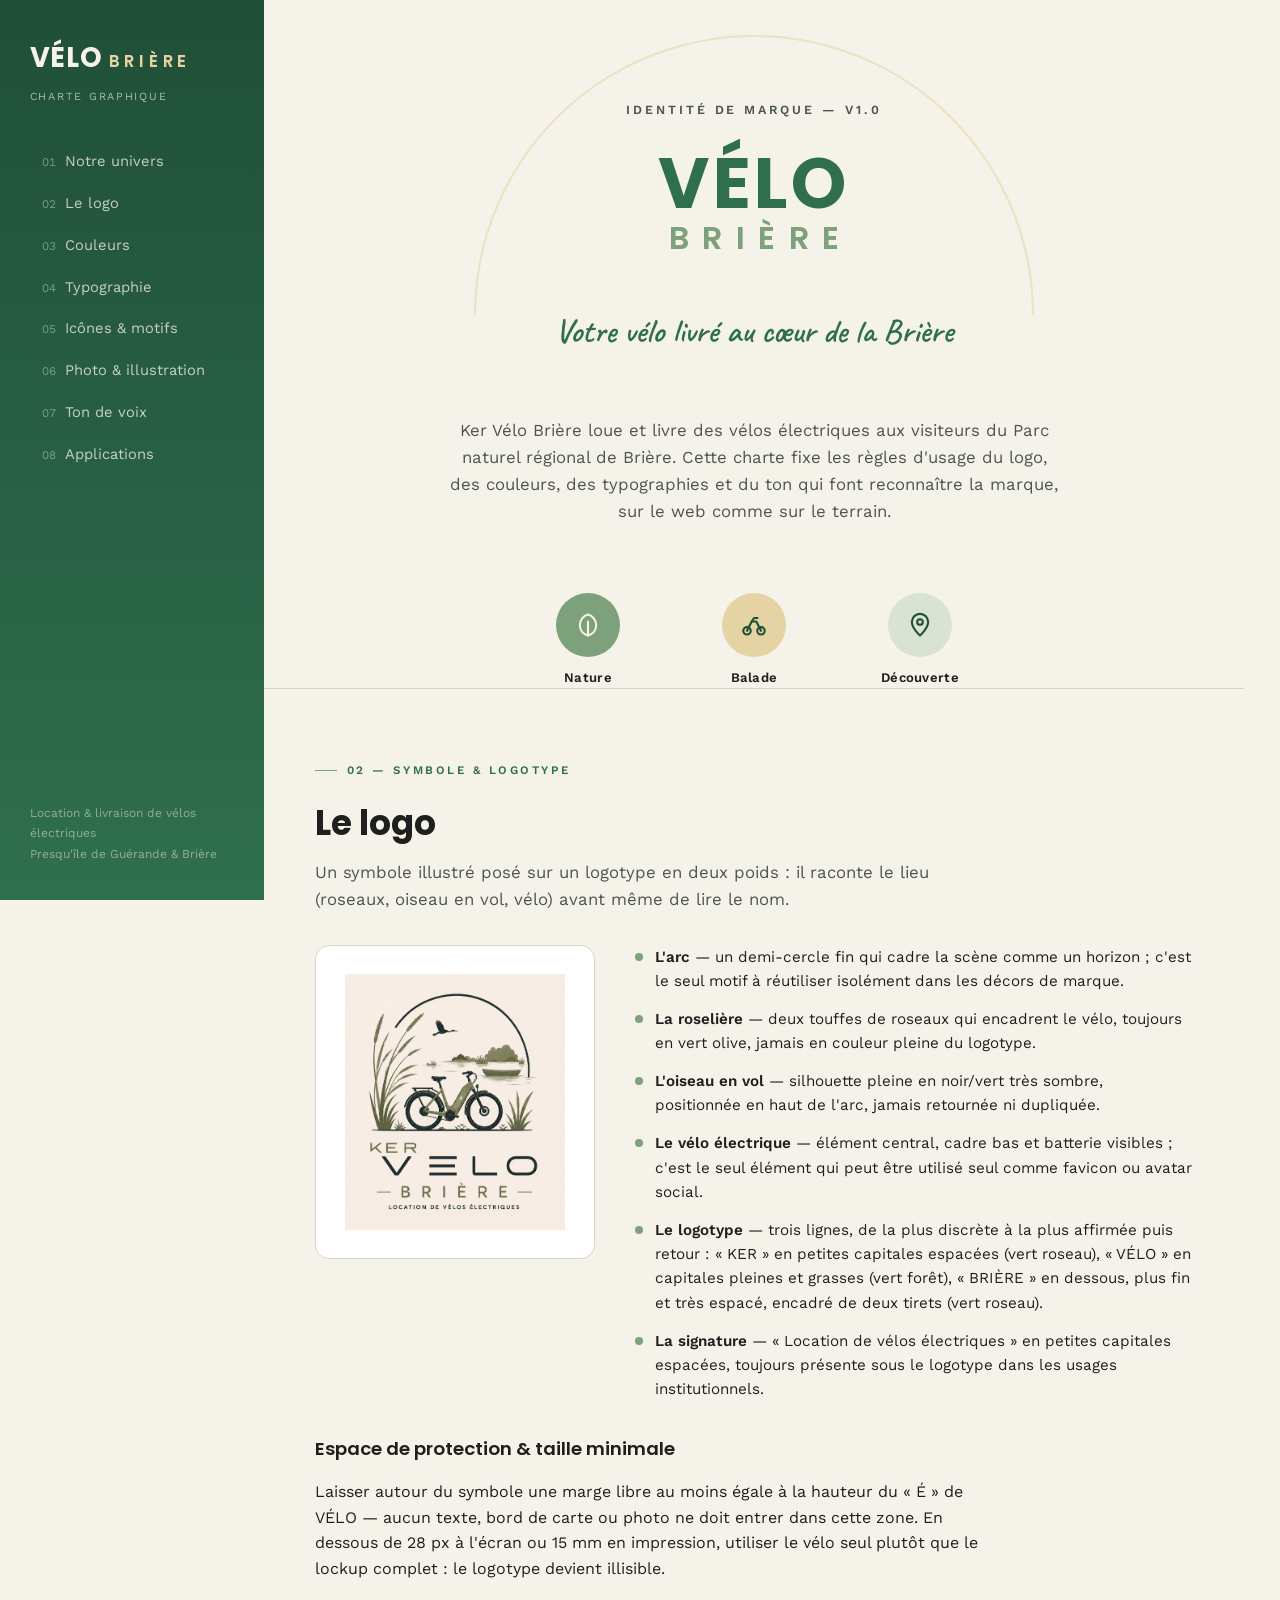
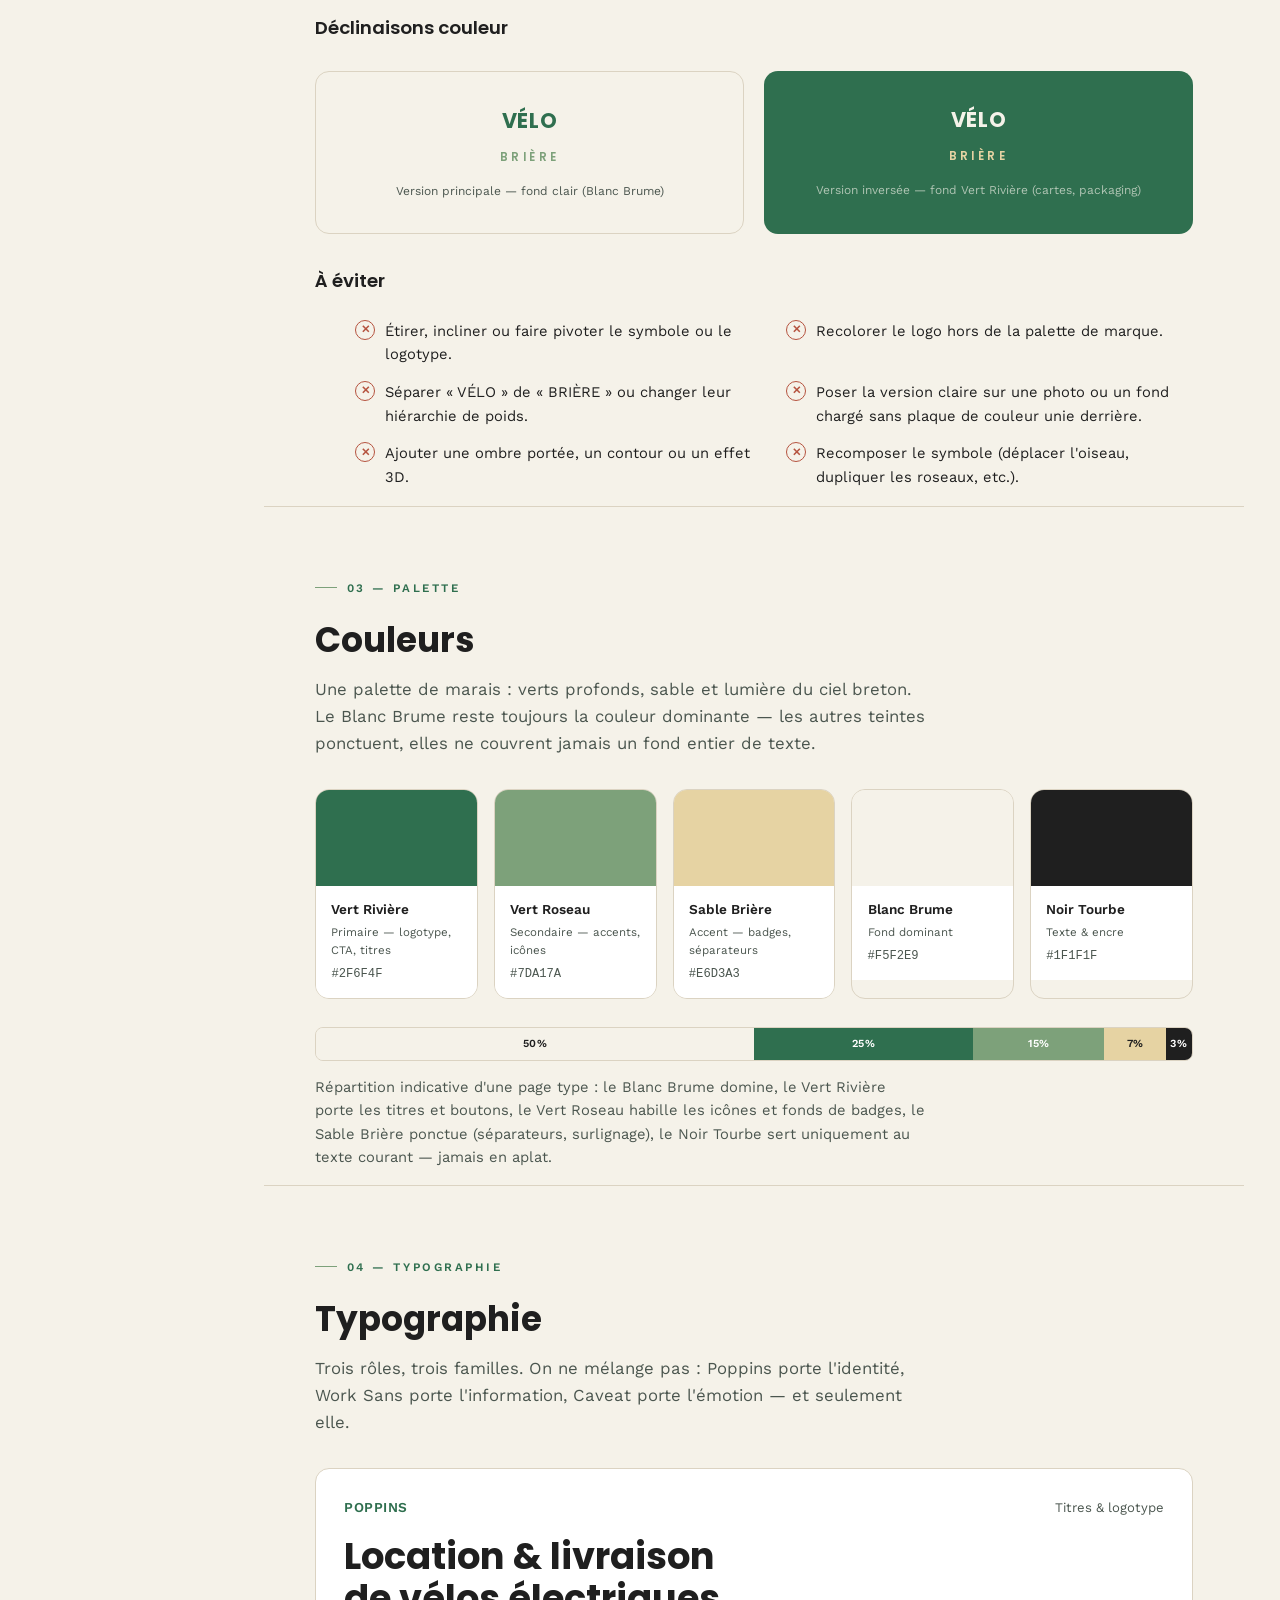
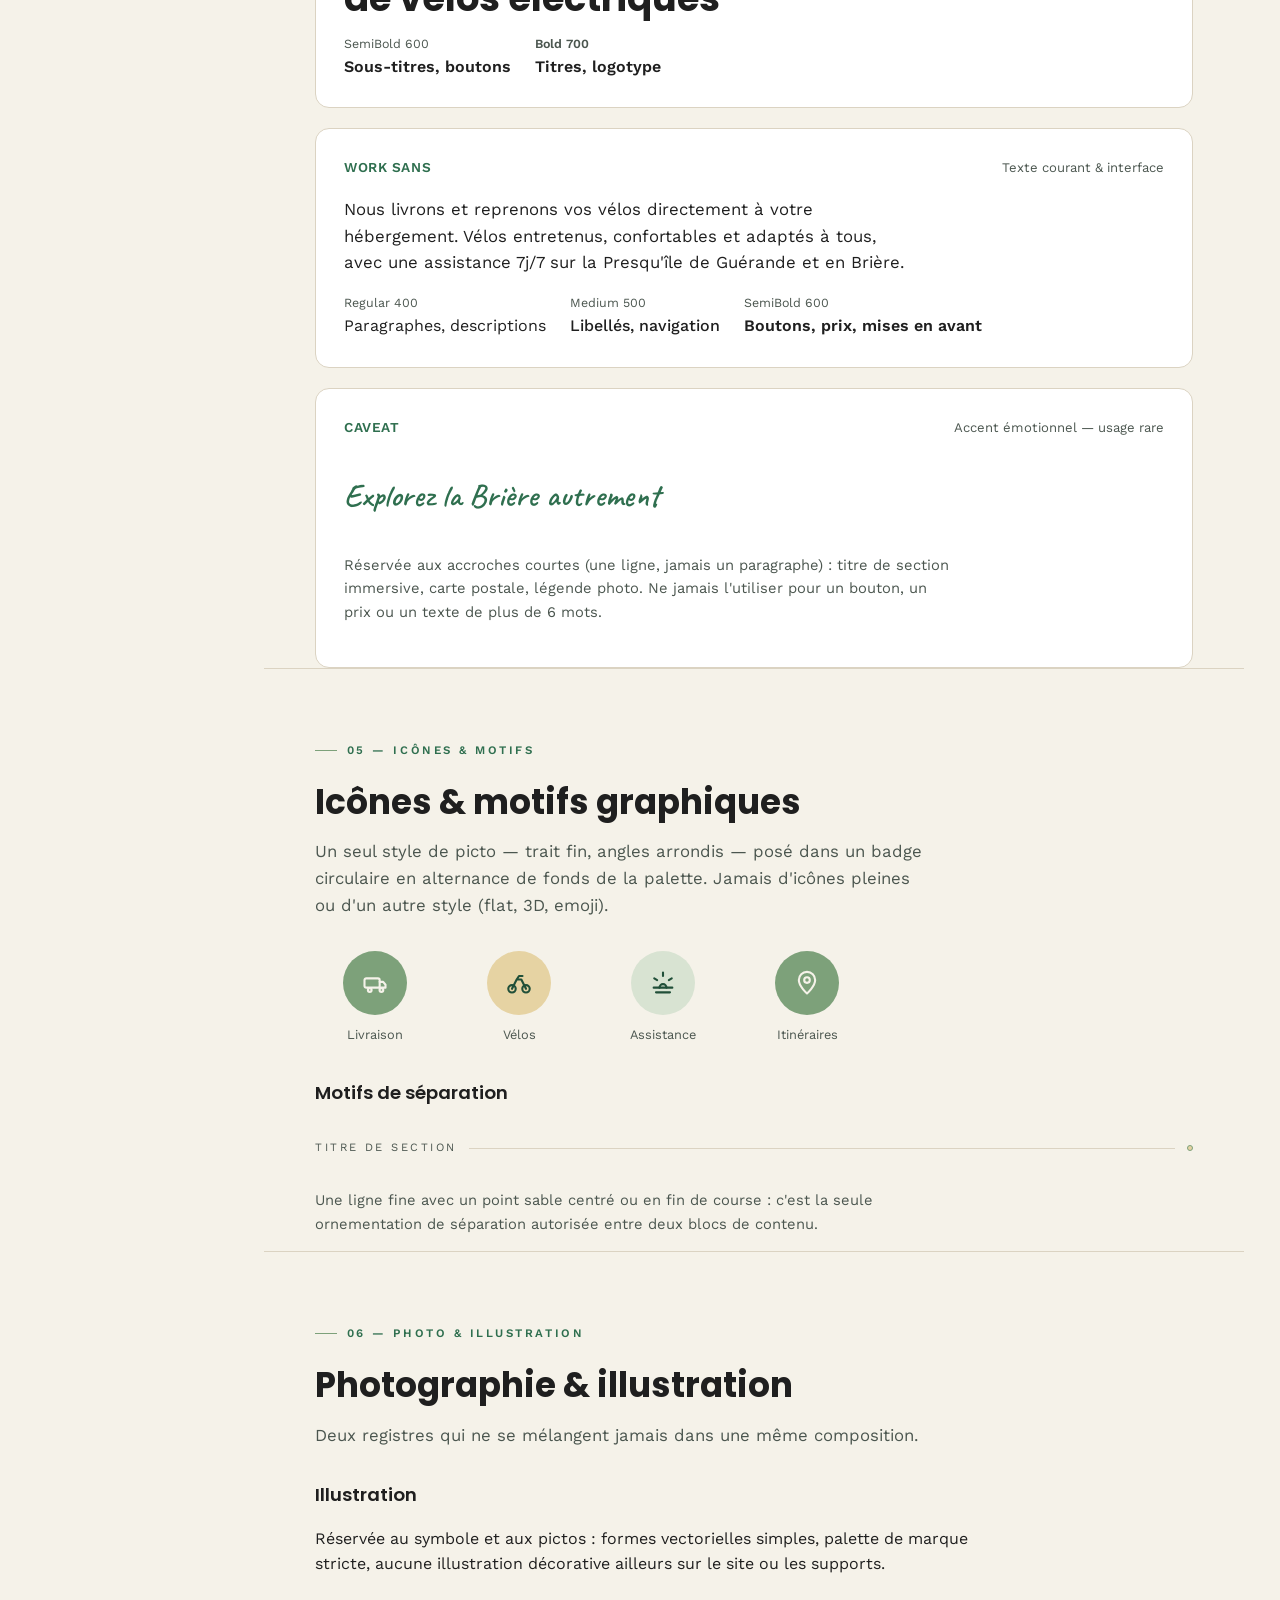
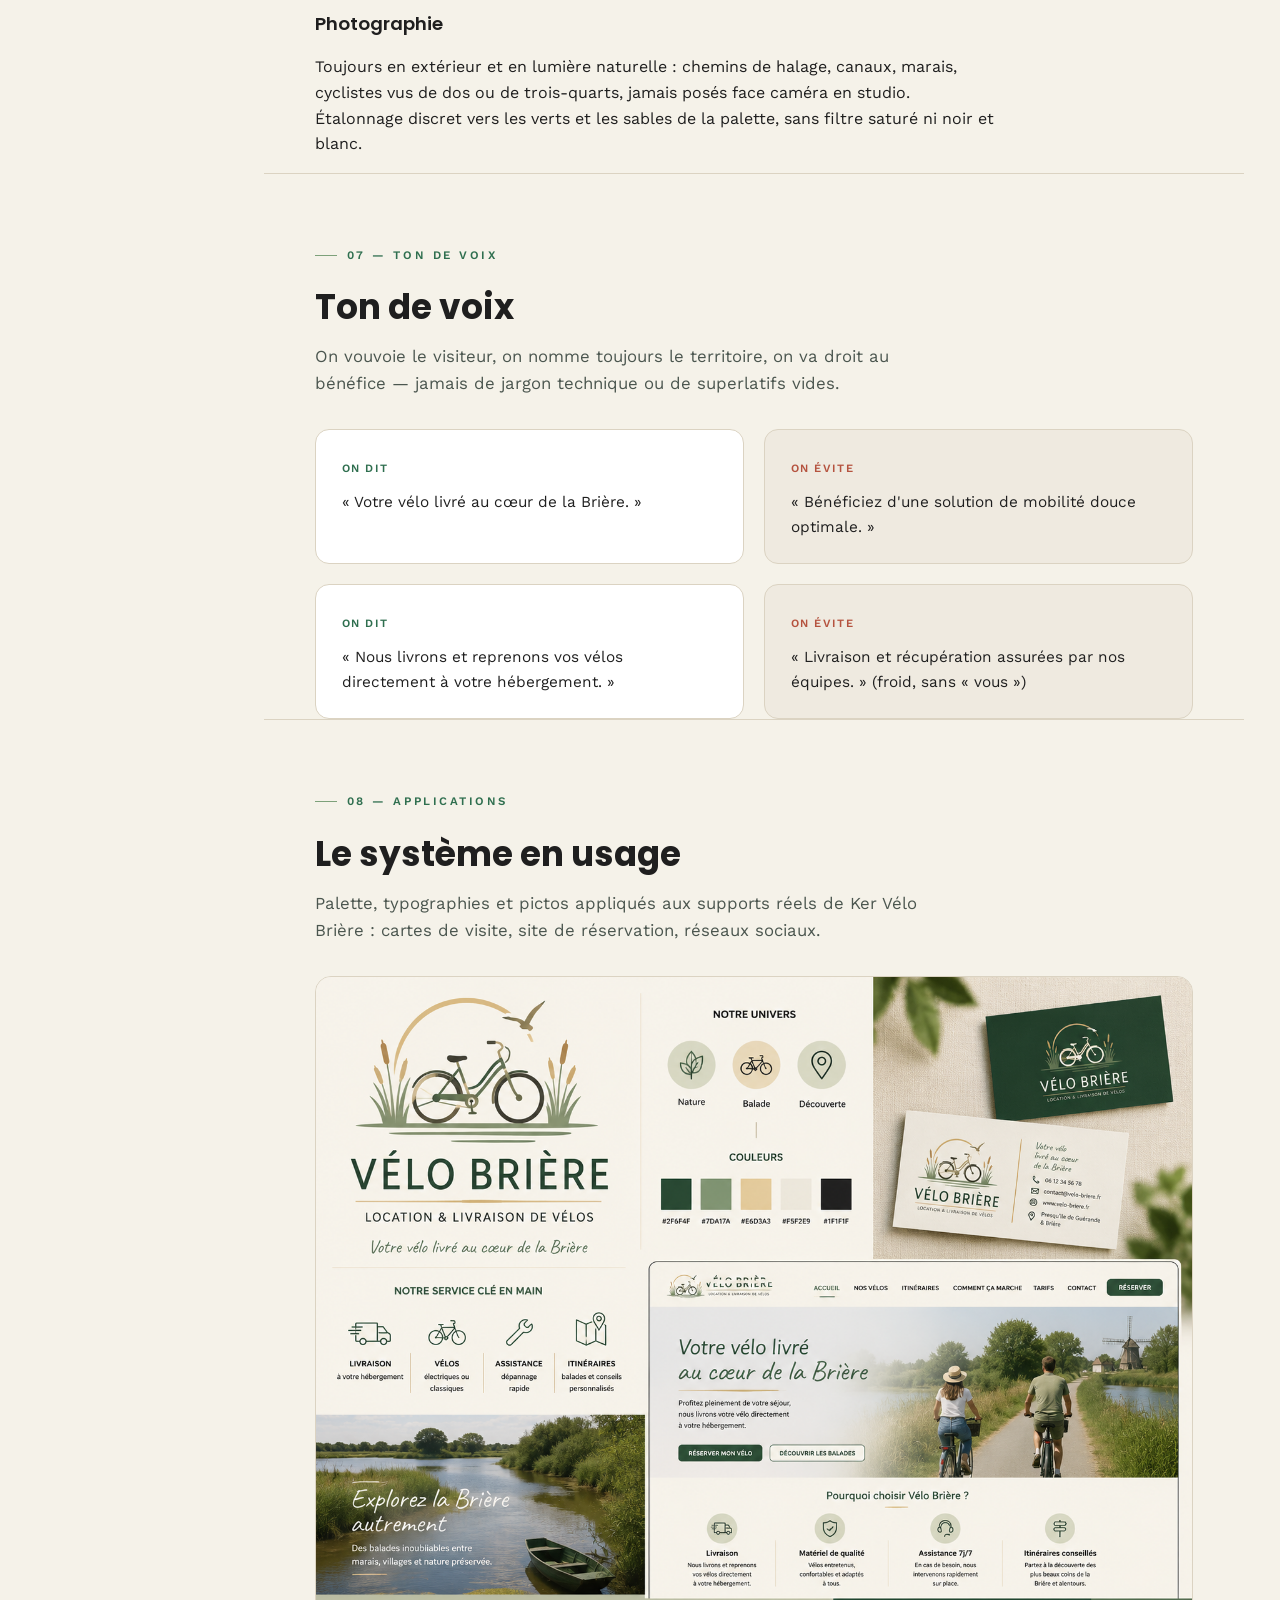
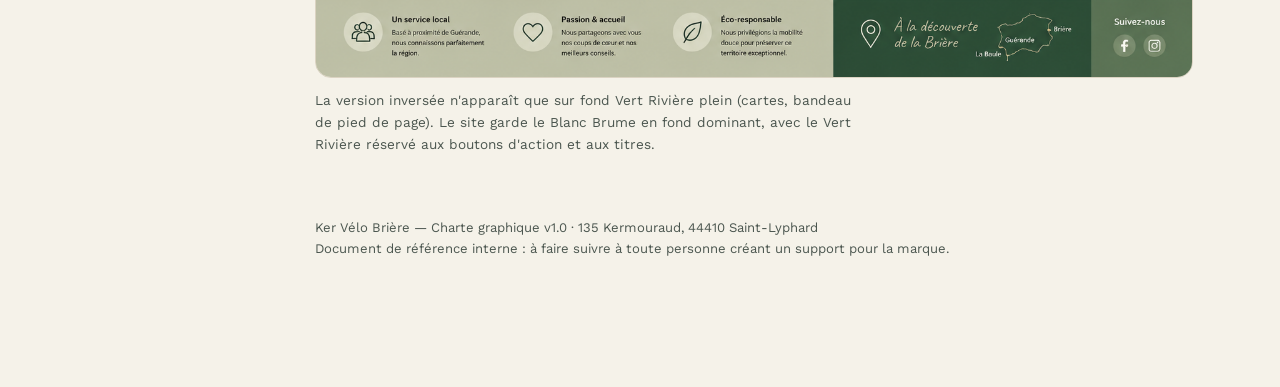
<file: brand/charte-graphique.html>
<!doctype html>
<html lang="fr">
<head>
<meta charset="utf-8">
<meta name="viewport" content="width=device-width, initial-scale=1">
<title>Charte graphique — Ker Vélo Brière</title>
<style>
/* ---------- Fonts (Poppins / Work Sans / Caveat, Latin + Latin-Ext, self-hosted) ---------- */
@font-face{font-family:'Poppins';font-style:normal;font-weight:600;font-display:swap;src:url("./assets/fonts/poppins-600-latin-ext.woff2") format("woff2");unicode-range:U+0100-02BA,U+02BD-02C5,U+02C7-02CC,U+02CE-02D7,U+02DD-02FF,U+0304,U+0308,U+0329,U+1D00-1DBF,U+1E00-1E9F,U+1EF2-1EFF,U+2020,U+20A0-20AB,U+20AD-20C0,U+2113,U+2C60-2C7F,U+A720-A7FF;}
@font-face{font-family:'Poppins';font-style:normal;font-weight:600;font-display:swap;src:url("./assets/fonts/poppins-600-latin.woff2") format("woff2");unicode-range:U+0000-00FF,U+0131,U+0152-0153,U+02BB-02BC,U+02C6,U+02DA,U+02DC,U+0304,U+0308,U+0329,U+2000-206F,U+20AC,U+2122,U+2191,U+2193,U+2212,U+2215,U+FEFF,U+FFFD;}
@font-face{font-family:'Poppins';font-style:normal;font-weight:700;font-display:swap;src:url("./assets/fonts/poppins-700-latin-ext.woff2") format("woff2");unicode-range:U+0100-02BA,U+02BD-02C5,U+02C7-02CC,U+02CE-02D7,U+02DD-02FF,U+0304,U+0308,U+0329,U+1D00-1DBF,U+1E00-1E9F,U+1EF2-1EFF,U+2020,U+20A0-20AB,U+20AD-20C0,U+2113,U+2C60-2C7F,U+A720-A7FF;}
@font-face{font-family:'Poppins';font-style:normal;font-weight:700;font-display:swap;src:url("./assets/fonts/poppins-700-latin.woff2") format("woff2");unicode-range:U+0000-00FF,U+0131,U+0152-0153,U+02BB-02BC,U+02C6,U+02DA,U+02DC,U+0304,U+0308,U+0329,U+2000-206F,U+20AC,U+2122,U+2191,U+2193,U+2212,U+2215,U+FEFF,U+FFFD;}
@font-face{font-family:'Work Sans';font-style:normal;font-weight:400;font-display:swap;src:url("./assets/fonts/worksans-400-latin-ext.woff2") format("woff2");unicode-range:U+0100-02BA,U+02BD-02C5,U+02C7-02CC,U+02CE-02D7,U+02DD-02FF,U+0304,U+0308,U+0329,U+1D00-1DBF,U+1E00-1E9F,U+1EF2-1EFF,U+2020,U+20A0-20AB,U+20AD-20C0,U+2113,U+2C60-2C7F,U+A720-A7FF;}
@font-face{font-family:'Work Sans';font-style:normal;font-weight:400;font-display:swap;src:url("./assets/fonts/worksans-400-latin.woff2") format("woff2");unicode-range:U+0000-00FF,U+0131,U+0152-0153,U+02BB-02BC,U+02C6,U+02DA,U+02DC,U+0304,U+0308,U+0329,U+2000-206F,U+20AC,U+2122,U+2191,U+2193,U+2212,U+2215,U+FEFF,U+FFFD;}
@font-face{font-family:'Work Sans';font-style:normal;font-weight:500;font-display:swap;src:url("./assets/fonts/worksans-500-latin-ext.woff2") format("woff2");unicode-range:U+0100-02BA,U+02BD-02C5,U+02C7-02CC,U+02CE-02D7,U+02DD-02FF,U+0304,U+0308,U+0329,U+1D00-1DBF,U+1E00-1E9F,U+1EF2-1EFF,U+2020,U+20A0-20AB,U+20AD-20C0,U+2113,U+2C60-2C7F,U+A720-A7FF;}
@font-face{font-family:'Work Sans';font-style:normal;font-weight:500;font-display:swap;src:url("./assets/fonts/worksans-500-latin.woff2") format("woff2");unicode-range:U+0000-00FF,U+0131,U+0152-0153,U+02BB-02BC,U+02C6,U+02DA,U+02DC,U+0304,U+0308,U+0329,U+2000-206F,U+20AC,U+2122,U+2191,U+2193,U+2212,U+2215,U+FEFF,U+FFFD;}
@font-face{font-family:'Work Sans';font-style:normal;font-weight:600;font-display:swap;src:url("./assets/fonts/worksans-600-latin-ext.woff2") format("woff2");unicode-range:U+0100-02BA,U+02BD-02C5,U+02C7-02CC,U+02CE-02D7,U+02DD-02FF,U+0304,U+0308,U+0329,U+1D00-1DBF,U+1E00-1E9F,U+1EF2-1EFF,U+2020,U+20A0-20AB,U+20AD-20C0,U+2113,U+2C60-2C7F,U+A720-A7FF;}
@font-face{font-family:'Work Sans';font-style:normal;font-weight:600;font-display:swap;src:url("./assets/fonts/worksans-600-latin.woff2") format("woff2");unicode-range:U+0000-00FF,U+0131,U+0152-0153,U+02BB-02BC,U+02C6,U+02DA,U+02DC,U+0304,U+0308,U+0329,U+2000-206F,U+20AC,U+2122,U+2191,U+2193,U+2212,U+2215,U+FEFF,U+FFFD;}
@font-face{font-family:'Caveat';font-style:normal;font-weight:600;font-display:swap;src:url("./assets/fonts/caveat-600-latin-ext.woff2") format("woff2");unicode-range:U+0100-02BA,U+02BD-02C5,U+02C7-02CC,U+02CE-02D7,U+02DD-02FF,U+0304,U+0308,U+0329,U+1D00-1DBF,U+1E00-1E9F,U+1EF2-1EFF,U+2020,U+20A0-20AB,U+20AD-20C0,U+2113,U+2C60-2C7F,U+A720-A7FF;}
@font-face{font-family:'Caveat';font-style:normal;font-weight:600;font-display:swap;src:url("./assets/fonts/caveat-600-latin.woff2") format("woff2");unicode-range:U+0000-00FF,U+0131,U+0152-0153,U+02BB-02BC,U+02C6,U+02DA,U+02DC,U+0304,U+0308,U+0329,U+2000-206F,U+20AC,U+2122,U+2191,U+2193,U+2212,U+2215,U+FEFF,U+FFFD;}

/* ---------- Tokens ---------- */
:root{
  --forest-fixed:#2F6F4F;
  --forest-fixed-deep:#204F38;
  --sage-fixed:#7DA17A;
  --sand-fixed:#E6D3A3;
  --cream-fixed:#F5F2E9;
  --ink-fixed:#1F1F1F;

  --bg:#F5F2E9;
  --surface:#FFFFFF;
  --surface-2:#EFEAE0;
  --ink:#1F1F1F;
  --ink-soft:#4B564F;
  --line:#DBD3C2;
  --accent:#2F6F4F;
  --accent-soft:#7DA17A;

  --font-display:'Poppins',"Century Gothic","Futura","Segoe UI",sans-serif;
  --font-body:'Work Sans',"Segoe UI",Roboto,sans-serif;
  --font-script:'Caveat',"Segoe Script",cursive;
}
@media (prefers-color-scheme: dark){
  :root{
    --bg:#141F19;
    --surface:#1B2A22;
    --surface-2:#20342A;
    --ink:#F1EEE4;
    --ink-soft:#B9C4BC;
    --line:#2C4033;
    --accent:#8FC49A;
    --accent-soft:#9CC2A0;
  }
}
:root[data-theme="dark"]{
  --bg:#141F19; --surface:#1B2A22; --surface-2:#20342A; --ink:#F1EEE4; --ink-soft:#B9C4BC; --line:#2C4033; --accent:#8FC49A; --accent-soft:#9CC2A0;
}
:root[data-theme="light"]{
  --bg:#F5F2E9; --surface:#FFFFFF; --surface-2:#EFEAE0; --ink:#1F1F1F; --ink-soft:#4B564F; --line:#DBD3C2; --accent:#2F6F4F; --accent-soft:#7DA17A;
}

*{box-sizing:border-box;}
html{scroll-behavior:smooth;}
@media (prefers-reduced-motion: reduce){ html{scroll-behavior:auto;} *{animation:none !important; transition:none !important;} }

body{
  margin:0;
  background:var(--bg);
  color:var(--ink);
  font-family:var(--font-body);
  font-size:16px;
  line-height:1.6;
}

a{color:inherit;}

.layout{display:grid; grid-template-columns:264px minmax(0,1fr); min-height:100vh;}
@media (max-width:900px){ .layout{grid-template-columns:1fr;} }

/* ---------- Sidebar (a live example of the reversed lockup) ---------- */
.sidebar{
  background:linear-gradient(180deg,var(--forest-fixed-deep),var(--forest-fixed));
  color:var(--cream-fixed);
  padding:2.25rem 1.85rem;
  position:sticky; top:0; height:100vh; overflow-y:auto;
  display:flex; flex-direction:column; gap:2.25rem;
}
@media (max-width:900px){ .sidebar{position:static; height:auto;} }

.brandmark{display:flex; flex-direction:column; gap:.15rem;}
.brandmark .velo{font-family:var(--font-display); font-weight:700; font-size:1.7rem; letter-spacing:.03em;}
.brandmark .briere{font-family:var(--font-display); font-weight:600; font-size:1.05rem; letter-spacing:.28em; color:var(--sand-fixed); margin-left:.05em;}
.brandmark .sub{font-family:var(--font-body); font-size:.68rem; letter-spacing:.16em; text-transform:uppercase; color:rgba(245,242,233,.65); margin-top:.4rem;}

.nav{display:flex; flex-direction:column; gap:.15rem; font-size:.92rem;}
.nav a{
  color:rgba(245,242,233,.78); text-decoration:none; padding:.5rem .65rem; border-radius:8px;
  border-left:2px solid transparent;
}
.nav a:hover, .nav a:focus-visible{ background:rgba(245,242,233,.08); color:#fff; }
.nav a:focus-visible{ outline:2px solid var(--sand-fixed); outline-offset:2px; }
.nav .n{font-variant-numeric:tabular-nums; opacity:.55; margin-right:.55rem; font-size:.8em;}

.sidebar-foot{margin-top:auto; font-size:.75rem; color:rgba(245,242,233,.5); line-height:1.7;}

/* ---------- Main ---------- */
main{padding: 0 0 6rem;}
.section{padding:4.5rem clamp(1.5rem,4vw,4.5rem) 0; max-width:980px;}
.section + .section{border-top:1px solid var(--line);}
.eyebrow{
  font-family:var(--font-body); font-weight:600; font-size:.72rem; letter-spacing:.22em; text-transform:uppercase;
  color:var(--accent); display:flex; align-items:center; gap:.6rem; margin:0 0 1rem;
}
.eyebrow::before{content:""; width:22px; height:1px; background:var(--accent-soft);}
h2{font-family:var(--font-display); font-weight:700; font-size:clamp(1.6rem,3vw,2.15rem); margin:0 0 .5rem; text-wrap:balance;}
h3{font-family:var(--font-display); font-weight:600; font-size:1.15rem; margin:2rem 0 .75rem;}
.lede{font-size:1.05rem; color:var(--ink-soft); max-width:62ch; margin:0 0 2rem;}
p{max-width:68ch;}
.grid-note{color:var(--ink-soft); font-size:.92rem;}

/* ---------- Hero ---------- */
.hero{position:relative; padding-top:5.5rem; overflow:hidden;}
.hero-arc{
  position:absolute; left:50%; top:2.2rem; width:min(560px,86vw); height:min(280px,44vw);
  transform:translateX(-50%); border:2px solid var(--sand-fixed); border-bottom:none;
  border-radius:560px 560px 0 0; opacity:.55; pointer-events:none;
}
.hero-inner{position:relative; text-align:center; display:flex; flex-direction:column; align-items:center; gap:1.1rem;}
.hero-word{font-family:var(--font-display); line-height:.95; display:flex; flex-direction:column; align-items:center;}
.hero-word .l1{font-weight:700; font-size:clamp(2.6rem,8vw,4.4rem); letter-spacing:.05em; color:var(--accent);}
.hero-word .l2{font-weight:600; font-size:clamp(1.3rem,4vw,2rem); letter-spacing:.42em; color:var(--accent-soft); margin-top:.35rem; margin-left:.42em;}
.hero-tag{font-family:var(--font-body); font-weight:600; font-size:.78rem; letter-spacing:.24em; text-transform:uppercase; color:var(--ink-soft);}
.hero-script{font-family:var(--font-script); font-size:clamp(1.6rem,3.4vw,2.1rem); color:var(--accent); font-weight:600;}
.pillars{display:flex; gap:clamp(1.5rem,5vw,3.5rem); margin-top:2.25rem; flex-wrap:wrap; justify-content:center;}
.pillar{display:flex; flex-direction:column; align-items:center; gap:.65rem; width:110px;}
.badge{width:64px; height:64px; border-radius:50%; display:flex; align-items:center; justify-content:center; flex-shrink:0;}
.badge svg{width:28px; height:28px;}
.pillar span{font-size:.82rem; font-weight:600; letter-spacing:.02em;}
.badge.b-sage{background:var(--sage-fixed); color:var(--cream-fixed);}
.badge.b-sand{background:var(--sand-fixed); color:var(--forest-fixed-deep);}
.badge.b-pale{background:#D8E3D2; color:var(--forest-fixed-deep);}

/* ---------- Logo section ---------- */
.logo-grid{display:grid; grid-template-columns:280px minmax(0,1fr); gap:2.5rem; align-items:start; margin-top:1rem;}
@media (max-width:720px){ .logo-grid{grid-template-columns:1fr;} }
.logo-frame{background:var(--surface); border:1px solid var(--line); border-radius:14px; padding:1.75rem; display:flex; align-items:center; justify-content:center;}
.logo-frame img{width:100%; max-width:220px; height:auto; display:block;}
.construction-list{margin:0; padding:0; list-style:none; display:flex; flex-direction:column; gap:.85rem;}
.construction-list li{display:flex; gap:.75rem; font-size:.95rem;}
.construction-list .dot{flex-shrink:0; width:8px; height:8px; border-radius:50%; background:var(--accent-soft); margin-top:.5rem;}

.lockup-row{display:grid; grid-template-columns:1fr 1fr; gap:1.25rem; margin-top:1.75rem;}
@media (max-width:560px){ .lockup-row{grid-template-columns:1fr;} }
.lockup{border-radius:14px; padding:2rem 1.25rem; text-align:center; display:flex; flex-direction:column; align-items:center; gap:.6rem;}
.lockup.on-cream{background:var(--cream-fixed); border:1px solid var(--line);}
.lockup.on-forest{background:var(--forest-fixed);}
.lockup .mini{font-family:var(--font-display); font-weight:700; font-size:1.3rem; letter-spacing:.03em;}
.lockup .mini2{font-family:var(--font-display); font-weight:600; font-size:.72rem; letter-spacing:.3em; margin-top:.1rem;}
.lockup.on-cream .mini{color:var(--forest-fixed);} .lockup.on-cream .mini2{color:var(--sage-fixed);}
.lockup.on-forest .mini{color:var(--cream-fixed);} .lockup.on-forest .mini2{color:var(--sand-fixed);}
.lockup .cap{font-size:.75rem; color:var(--ink-soft); margin-top:.35rem;}
.lockup.on-forest .cap{color:rgba(245,242,233,.65);}

.donts{display:grid; grid-template-columns:repeat(2,1fr); gap:.9rem 1.5rem; margin-top:1.5rem;}
@media (max-width:600px){ .donts{grid-template-columns:1fr;} }
.donts li{display:flex; gap:.6rem; font-size:.92rem; align-items:flex-start;}
.donts .x{flex-shrink:0; width:20px; height:20px; border-radius:50%; border:1.5px solid #B5533F; color:#B5533F; display:flex; align-items:center; justify-content:center; font-size:.7rem; font-weight:700;}

/* ---------- Colors ---------- */
.swatches{display:grid; grid-template-columns:repeat(5,1fr); gap:1rem; margin-top:1.5rem;}
@media (max-width:760px){ .swatches{grid-template-columns:repeat(2,1fr);} }
.swatch{border-radius:14px; overflow:hidden; border:1px solid var(--line);}
.swatch .chip{height:96px;}
.swatch .meta{padding:.85rem .95rem; background:var(--surface);}
.swatch .name{font-weight:600; font-size:.85rem;}
.swatch .role{font-size:.72rem; color:var(--ink-soft); margin-top:.1rem;}
.swatch .hex{font-family:ui-monospace,"SF Mono",Menlo,Consolas,monospace; font-size:.76rem; color:var(--ink-soft); margin-top:.35rem; font-variant-numeric:tabular-nums;}

.ratio-bar{display:flex; height:34px; border-radius:8px; overflow:hidden; margin-top:1.75rem; border:1px solid var(--line);}
.ratio-bar span{display:flex; align-items:center; justify-content:center; font-size:.68rem; font-weight:600; color:#fff; letter-spacing:.02em;}

/* ---------- Typography ---------- */
.type-row{border:1px solid var(--line); border-radius:14px; padding:1.75rem; margin-top:1.25rem; background:var(--surface);}
.type-row + .type-row{margin-top:1.25rem;}
.type-label{display:flex; justify-content:space-between; align-items:baseline; margin-bottom:1rem; flex-wrap:wrap; gap:.5rem;}
.type-label .name{font-weight:600; font-size:.85rem; letter-spacing:.04em; text-transform:uppercase; color:var(--accent);}
.type-label .role{font-size:.82rem; color:var(--ink-soft);}
.specimen-display{font-family:var(--font-display); font-weight:700; font-size:clamp(1.6rem,4vw,2.3rem); line-height:1.15;}
.specimen-body{font-family:var(--font-body); font-size:1.05rem; max-width:56ch;}
.specimen-script{font-family:var(--font-script); font-weight:600; font-size:clamp(1.5rem,3.6vw,2rem); color:var(--accent);}
.weights{display:flex; gap:1.5rem; margin-top:.9rem; flex-wrap:wrap;}
.weights span{font-size:.78rem; color:var(--ink-soft);}
.weights b{display:block; font-family:var(--font-body); font-size:1rem; color:var(--ink); font-weight:400;}
.weights .w500 b{font-weight:500;} .weights .w600 b{font-weight:600;}

/* ---------- Icons & motif ---------- */
.icon-row{display:flex; gap:1.5rem; flex-wrap:wrap; margin-top:1.5rem;}
.icon-card{display:flex; flex-direction:column; align-items:center; gap:.65rem; width:120px; text-align:center;}
.icon-card span{font-size:.8rem; color:var(--ink-soft);}
.divider-demo{display:flex; align-items:center; gap:.75rem; margin:2rem 0;}
.divider-demo .line{flex:1; height:1px; background:var(--line);}
.divider-demo .tick{width:6px; height:6px; border-radius:50%; background:var(--sand-fixed); border:1px solid var(--accent-soft);}
.divider-demo .cap{font-size:.7rem; letter-spacing:.22em; text-transform:uppercase; color:var(--ink-soft); white-space:nowrap;}

/* ---------- Voice ---------- */
.voice-compare{display:grid; grid-template-columns:1fr 1fr; gap:1.25rem; margin-top:1.5rem;}
@media (max-width:640px){ .voice-compare{grid-template-columns:1fr;} }
.voice-card{border-radius:14px; padding:1.5rem 1.6rem; border:1px solid var(--line);}
.voice-card.yes{background:var(--surface);}
.voice-card.no{background:var(--surface-2);}
.voice-card .tag{font-size:.7rem; font-weight:700; letter-spacing:.14em; text-transform:uppercase;}
.voice-card.yes .tag{color:var(--accent);}
.voice-card.no .tag{color:#B5533F;}
.voice-card p{margin:.65rem 0 0; font-size:.96rem;}

/* ---------- Applications ---------- */
.app-frame{border-radius:16px; overflow:hidden; border:1px solid var(--line); margin-top:1.5rem;}
.app-frame img{width:100%; display:block;}
.app-caption{font-size:.85rem; color:var(--ink-soft); margin-top:.75rem;}

footer.colophon{padding:3rem clamp(1.5rem,4vw,4.5rem) 2rem; color:var(--ink-soft); font-size:.82rem; max-width:980px;}
</style>
</head>
<body>
<div class="layout">
  <aside class="sidebar">
    <div class="brandmark">
      <div><span class="velo">VÉLO</span> <span class="briere">BRIÈRE</span></div>
      <div class="sub">Charte graphique</div>
    </div>
    <nav class="nav" aria-label="Sommaire">
      <a href="#univers"><span class="n">01</span>Notre univers</a>
      <a href="#logo"><span class="n">02</span>Le logo</a>
      <a href="#couleurs"><span class="n">03</span>Couleurs</a>
      <a href="#typographie"><span class="n">04</span>Typographie</a>
      <a href="#icones"><span class="n">05</span>Icônes &amp; motifs</a>
      <a href="#image"><span class="n">06</span>Photo &amp; illustration</a>
      <a href="#ton"><span class="n">07</span>Ton de voix</a>
      <a href="#applications"><span class="n">08</span>Applications</a>
    </nav>
    <div class="sidebar-foot">Location &amp; livraison de vélos électriques<br>Presqu'île de Guérande &amp; Brière</div>
  </aside>

  <main>
    <section class="section hero" id="univers">
      <div class="hero-arc" aria-hidden="true"></div>
      <div class="hero-inner">
        <p class="hero-tag">Identité de marque — v1.0</p>
        <div class="hero-word">
          <span class="l1">VÉLO</span>
          <span class="l2">BRIÈRE</span>
        </div>
        <p class="hero-script">Votre vélo livré au cœur de la Brière</p>
        <p class="lede" style="text-align:center; margin-top:.5rem;">
          Ker Vélo Brière loue et livre des vélos électriques aux visiteurs du Parc naturel régional de Brière.
          Cette charte fixe les règles d'usage du logo, des couleurs, des typographies et du ton qui font
          reconnaître la marque, sur le web comme sur le terrain.
        </p>
      </div>
      <div class="pillars">
        <div class="pillar">
          <div class="badge b-sage" aria-hidden="true">
            <svg viewBox="0 0 24 24" fill="none" stroke="currentColor" stroke-width="1.8" stroke-linecap="round" stroke-linejoin="round"><path d="M12 21c-4-1-7-4.5-7-9 0-4 3-8 7-9 4 1 7 5 7 9 0 4.5-3 8-7 9Z"/><path d="M12 21V9"/></svg>
          </div>
          <span>Nature</span>
        </div>
        <div class="pillar">
          <div class="badge b-sand" aria-hidden="true">
            <svg viewBox="0 0 24 24" fill="none" stroke="currentColor" stroke-width="1.8" stroke-linecap="round" stroke-linejoin="round"><circle cx="6" cy="17" r="3.2"/><circle cx="18" cy="17" r="3.2"/><path d="M6 17 10 9h4l4 8M10 9 12 6h3"/></svg>
          </div>
          <span>Balade</span>
        </div>
        <div class="pillar">
          <div class="badge b-pale" aria-hidden="true">
            <svg viewBox="0 0 24 24" fill="none" stroke="currentColor" stroke-width="1.8" stroke-linecap="round" stroke-linejoin="round"><path d="M12 21s7-6.2 7-11.5A7 7 0 0 0 5 9.5C5 14.8 12 21 12 21Z"/><circle cx="12" cy="9.5" r="2.4"/></svg>
          </div>
          <span>Découverte</span>
        </div>
      </div>
    </section>

    <section class="section" id="logo">
      <p class="eyebrow">02 — Symbole &amp; logotype</p>
      <h2>Le logo</h2>
      <p class="lede">Un symbole illustré posé sur un logotype en deux poids : il raconte le lieu (roseaux, oiseau en vol, vélo) avant même de lire le nom.</p>
      <div class="logo-grid">
        <div class="logo-frame">
          <img src="./assets/logo-ker-velo-briere.png" alt="Logo Ker Vélo Brière : vélo électrique entre les roseaux sous un arc, avec le logotype KER VÉLO BRIÈRE et la signature « Location de vélos électriques »">
        </div>
        <ul class="construction-list">
          <li><span class="dot"></span><span><strong>L'arc</strong> — un demi-cercle fin qui cadre la scène comme un horizon ; c'est le seul motif à réutiliser isolément dans les décors de marque.</span></li>
          <li><span class="dot"></span><span><strong>La roselière</strong> — deux touffes de roseaux qui encadrent le vélo, toujours en vert olive, jamais en couleur pleine du logotype.</span></li>
          <li><span class="dot"></span><span><strong>L'oiseau en vol</strong> — silhouette pleine en noir/vert très sombre, positionnée en haut de l'arc, jamais retournée ni dupliquée.</span></li>
          <li><span class="dot"></span><span><strong>Le vélo électrique</strong> — élément central, cadre bas et batterie visibles ; c'est le seul élément qui peut être utilisé seul comme favicon ou avatar social.</span></li>
          <li><span class="dot"></span><span><strong>Le logotype</strong> — trois lignes, de la plus discrète à la plus affirmée puis retour : « KER » en petites capitales espacées (vert roseau), « VÉLO » en capitales pleines et grasses (vert forêt), « BRIÈRE » en dessous, plus fin et très espacé, encadré de deux tirets (vert roseau).</span></li>
          <li><span class="dot"></span><span><strong>La signature</strong> — « Location de vélos électriques » en petites capitales espacées, toujours présente sous le logotype dans les usages institutionnels.</span></li>
        </ul>
      </div>

      <h3>Espace de protection &amp; taille minimale</h3>
      <p>Laisser autour du symbole une marge libre au moins égale à la hauteur du « É » de VÉLO — aucun texte, bord de carte ou photo ne doit entrer dans cette zone. En dessous de 28&nbsp;px à l'écran ou 15&nbsp;mm en impression, utiliser le vélo seul plutôt que le lockup complet : le logotype devient illisible.</p>

      <h3>Déclinaisons couleur</h3>
      <div class="lockup-row">
        <div class="lockup on-cream">
          <span class="mini">VÉLO</span>
          <span class="mini2">BRIÈRE</span>
          <span class="cap">Version principale — fond clair (Blanc Brume)</span>
        </div>
        <div class="lockup on-forest">
          <span class="mini">VÉLO</span>
          <span class="mini2">BRIÈRE</span>
          <span class="cap">Version inversée — fond Vert Rivière (cartes, packaging)</span>
        </div>
      </div>

      <h3>À éviter</h3>
      <ul class="donts">
        <li><span class="x">✕</span>Étirer, incliner ou faire pivoter le symbole ou le logotype.</li>
        <li><span class="x">✕</span>Recolorer le logo hors de la palette de marque.</li>
        <li><span class="x">✕</span>Séparer « VÉLO » de « BRIÈRE » ou changer leur hiérarchie de poids.</li>
        <li><span class="x">✕</span>Poser la version claire sur une photo ou un fond chargé sans plaque de couleur unie derrière.</li>
        <li><span class="x">✕</span>Ajouter une ombre portée, un contour ou un effet 3D.</li>
        <li><span class="x">✕</span>Recomposer le symbole (déplacer l'oiseau, dupliquer les roseaux, etc.).</li>
      </ul>
    </section>

    <section class="section" id="couleurs">
      <p class="eyebrow">03 — Palette</p>
      <h2>Couleurs</h2>
      <p class="lede">Une palette de marais : verts profonds, sable et lumière du ciel breton. Le Blanc Brume reste toujours la couleur dominante — les autres teintes ponctuent, elles ne couvrent jamais un fond entier de texte.</p>
      <div class="swatches">
        <div class="swatch">
          <div class="chip" style="background:#2F6F4F;"></div>
          <div class="meta"><div class="name">Vert Rivière</div><div class="role">Primaire — logotype, CTA, titres</div><div class="hex">#2F6F4F</div></div>
        </div>
        <div class="swatch">
          <div class="chip" style="background:#7DA17A;"></div>
          <div class="meta"><div class="name">Vert Roseau</div><div class="role">Secondaire — accents, icônes</div><div class="hex">#7DA17A</div></div>
        </div>
        <div class="swatch">
          <div class="chip" style="background:#E6D3A3;"></div>
          <div class="meta"><div class="name">Sable Brière</div><div class="role">Accent — badges, séparateurs</div><div class="hex">#E6D3A3</div></div>
        </div>
        <div class="swatch">
          <div class="chip" style="background:#F5F2E9;"></div>
          <div class="meta"><div class="name">Blanc Brume</div><div class="role">Fond dominant</div><div class="hex">#F5F2E9</div></div>
        </div>
        <div class="swatch">
          <div class="chip" style="background:#1F1F1F;"></div>
          <div class="meta"><div class="name">Noir Tourbe</div><div class="role">Texte &amp; encre</div><div class="hex">#1F1F1F</div></div>
        </div>
      </div>
      <div class="ratio-bar" role="img" aria-label="Répartition indicative : 50% Blanc Brume, 25% Vert Rivière, 15% Vert Roseau, 7% Sable Brière, 3% Noir Tourbe">
        <span style="width:50%; background:#F5F2E9; color:#1F1F1F;">50%</span>
        <span style="width:25%; background:#2F6F4F;">25%</span>
        <span style="width:15%; background:#7DA17A;">15%</span>
        <span style="width:7%; background:#E6D3A3; color:#1F1F1F;">7%</span>
        <span style="width:3%; background:#1F1F1F;">3%</span>
      </div>
      <p class="grid-note">Répartition indicative d'une page type : le Blanc Brume domine, le Vert Rivière porte les titres et boutons, le Vert Roseau habille les icônes et fonds de badges, le Sable Brière ponctue (séparateurs, surlignage), le Noir Tourbe sert uniquement au texte courant — jamais en aplat.</p>
    </section>

    <section class="section" id="typographie">
      <p class="eyebrow">04 — Typographie</p>
      <h2>Typographie</h2>
      <p class="lede">Trois rôles, trois familles. On ne mélange pas : Poppins porte l'identité, Work Sans porte l'information, Caveat porte l'émotion — et seulement elle.</p>

      <div class="type-row">
        <div class="type-label"><span class="name">Poppins</span><span class="role">Titres &amp; logotype</span></div>
        <div class="specimen-display">Location &amp; livraison<br>de vélos électriques</div>
        <div class="weights">
          <span class="w600">SemiBold 600<b>Sous-titres, boutons</b></span>
          <span class="w600" style="font-weight:700;">Bold 700<b style="font-weight:700;">Titres, logotype</b></span>
        </div>
      </div>

      <div class="type-row">
        <div class="type-label"><span class="name">Work Sans</span><span class="role">Texte courant &amp; interface</span></div>
        <p class="specimen-body">Nous livrons et reprenons vos vélos directement à votre hébergement. Vélos entretenus, confortables et adaptés à tous, avec une assistance 7j/7 sur la Presqu'île de Guérande et en Brière.</p>
        <div class="weights">
          <span>Regular 400<b>Paragraphes, descriptions</b></span>
          <span class="w500">Medium 500<b>Libellés, navigation</b></span>
          <span class="w600">SemiBold 600<b>Boutons, prix, mises en avant</b></span>
        </div>
      </div>

      <div class="type-row">
        <div class="type-label"><span class="name">Caveat</span><span class="role">Accent émotionnel — usage rare</span></div>
        <p class="specimen-script">Explorez la Brière autrement</p>
        <p class="grid-note" style="margin-top:.75rem;">Réservée aux accroches courtes (une ligne, jamais un paragraphe) : titre de section immersive, carte postale, légende photo. Ne jamais l'utiliser pour un bouton, un prix ou un texte de plus de 6 mots.</p>
      </div>
    </section>

    <section class="section" id="icones">
      <p class="eyebrow">05 — Icônes &amp; motifs</p>
      <h2>Icônes &amp; motifs graphiques</h2>
      <p class="lede">Un seul style de picto — trait fin, angles arrondis — posé dans un badge circulaire en alternance de fonds de la palette. Jamais d'icônes pleines ou d'un autre style (flat, 3D, emoji).</p>
      <div class="icon-row">
        <div class="icon-card">
          <div class="badge b-sage" aria-hidden="true"><svg viewBox="0 0 24 24" fill="none" stroke="currentColor" stroke-width="1.8" stroke-linecap="round" stroke-linejoin="round"><rect x="3" y="8" width="13" height="8" rx="1.5"/><path d="M16 11h3l2 2.5V16h-5"/><circle cx="7.5" cy="18" r="1.6"/><circle cx="17.5" cy="18" r="1.6"/></svg></div>
          <span>Livraison</span>
        </div>
        <div class="icon-card">
          <div class="badge b-sand" aria-hidden="true"><svg viewBox="0 0 24 24" fill="none" stroke="currentColor" stroke-width="1.8" stroke-linecap="round" stroke-linejoin="round"><circle cx="6" cy="17" r="3.2"/><circle cx="18" cy="17" r="3.2"/><path d="M6 17 10 9h4l4 8M10 9 12 6h3"/></svg></div>
          <span>Vélos</span>
        </div>
        <div class="icon-card">
          <div class="badge b-pale" aria-hidden="true"><svg viewBox="0 0 24 24" fill="none" stroke="currentColor" stroke-width="1.8" stroke-linecap="round" stroke-linejoin="round"><path d="M12 3v3M4.5 8 7 9.5M19.5 8 17 9.5M4 16h16M6 20h12"/><path d="M9 16a3 3 0 0 1 6 0"/></svg></div>
          <span>Assistance</span>
        </div>
        <div class="icon-card">
          <div class="badge b-sage" aria-hidden="true"><svg viewBox="0 0 24 24" fill="none" stroke="currentColor" stroke-width="1.8" stroke-linecap="round" stroke-linejoin="round"><path d="M12 21s7-6.2 7-11.5A7 7 0 0 0 5 9.5C5 14.8 12 21 12 21Z"/><circle cx="12" cy="9.5" r="2.4"/></svg></div>
          <span>Itinéraires</span>
        </div>
      </div>

      <h3>Motifs de séparation</h3>
      <div class="divider-demo"><span class="cap">Titre de section</span><span class="line"></span><span class="tick"></span></div>
      <p class="grid-note">Une ligne fine avec un point sable centré ou en fin de course : c'est la seule ornementation de séparation autorisée entre deux blocs de contenu.</p>
    </section>

    <section class="section" id="image">
      <p class="eyebrow">06 — Photo &amp; illustration</p>
      <h2>Photographie &amp; illustration</h2>
      <p class="lede">Deux registres qui ne se mélangent jamais dans une même composition.</p>
      <h3>Illustration</h3>
      <p>Réservée au symbole et aux pictos : formes vectorielles simples, palette de marque stricte, aucune illustration décorative ailleurs sur le site ou les supports.</p>
      <h3>Photographie</h3>
      <p>Toujours en extérieur et en lumière naturelle : chemins de halage, canaux, marais, cyclistes vus de dos ou de trois-quarts, jamais posés face caméra en studio. Étalonnage discret vers les verts et les sables de la palette, sans filtre saturé ni noir et blanc.</p>
    </section>

    <section class="section" id="ton">
      <p class="eyebrow">07 — Ton de voix</p>
      <h2>Ton de voix</h2>
      <p class="lede">On vouvoie le visiteur, on nomme toujours le territoire, on va droit au bénéfice — jamais de jargon technique ou de superlatifs vides.</p>
      <div class="voice-compare">
        <div class="voice-card yes">
          <span class="tag">On dit</span>
          <p>« Votre vélo livré au cœur de la Brière. »</p>
        </div>
        <div class="voice-card no">
          <span class="tag">On évite</span>
          <p>« Bénéficiez d'une solution de mobilité douce optimale. »</p>
        </div>
        <div class="voice-card yes">
          <span class="tag">On dit</span>
          <p>« Nous livrons et reprenons vos vélos directement à votre hébergement. »</p>
        </div>
        <div class="voice-card no">
          <span class="tag">On évite</span>
          <p>« Livraison et récupération assurées par nos équipes. » (froid, sans « vous »)</p>
        </div>
      </div>
    </section>

    <section class="section" id="applications">
      <p class="eyebrow">08 — Applications</p>
      <h2>Le système en usage</h2>
      <p class="lede">Palette, typographies et pictos appliqués aux supports réels de Ker Vélo Brière : cartes de visite, site de réservation, réseaux sociaux.</p>
      <div class="app-frame">
        <img src="./assets/moodboard-velo-briere.png" alt="Planche d'application de la charte Ker Vélo Brière : logo, univers de marque, palette, cartes de visite et page d'accueil du site">
      </div>
      <p class="app-caption">La version inversée n'apparaît que sur fond Vert Rivière plein (cartes, bandeau de pied de page). Le site garde le Blanc Brume en fond dominant, avec le Vert Rivière réservé aux boutons d'action et aux titres.</p>
    </section>

    <footer class="colophon">
      Ker Vélo Brière — Charte graphique v1.0 · 135 Kermouraud, 44410 Saint-Lyphard<br>
      Document de référence interne : à faire suivre à toute personne créant un support pour la marque.
    </footer>
  </main>
</div>
</body>
</html>
</file>
